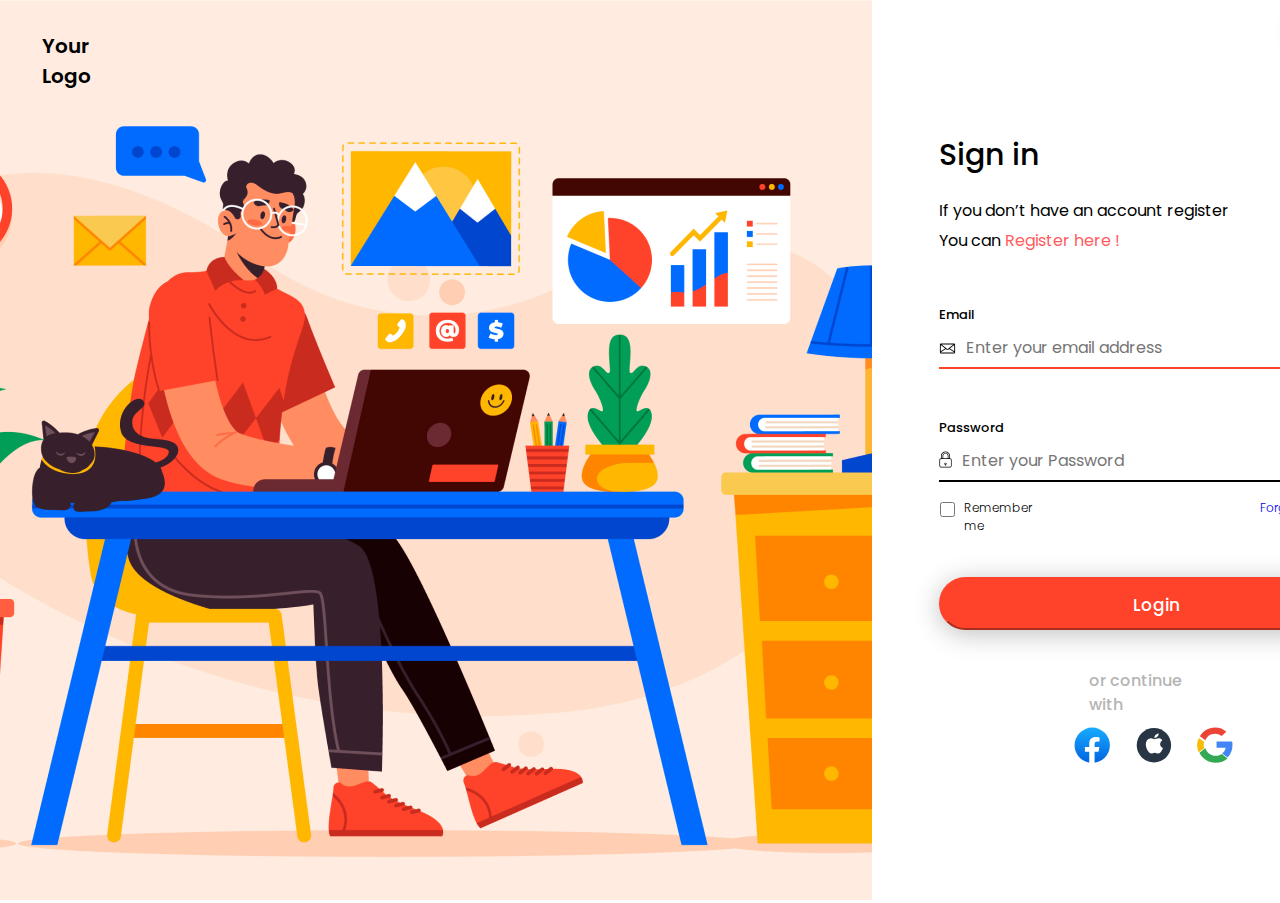
<file: index.html>
<!DOCTYPE html>
<html lang="en">

<head>
    <meta charset="UTF-8">
    <meta http-equiv="X-UA-Compatible" content="IE=edge">
    <meta name="viewport" content="width=device-width, initial-scale=1.0">
    <link rel="stylesheet" href="css/style.css">
    <link rel="preconnect" href="https://fonts.googleapis.com">
    <link rel="preconnect" href="https://fonts.gstatic.com" crossorigin>
    <link href="https://fonts.googleapis.com/css2?family=Poppins:wght@100;200;300;400;600&display=swap" rel="stylesheet">
    <title>Project</title>
</head>

<body>
    <div class="main">
        <h2 class="logo">Your Logo</h2>
        <img src="img/wall.png" alt="" class="background">
        <button type="button" class="darkMode" id="darkMode">
            <h2 class="darkOn">Light</h2>
            <img src="img/sunmode.png" alt="" class="light">
        </button>
        <h2 class="head-1">Sign in</h2>
        <p class="text-1">If you don’t have an account register</p>
        <p class="text-2">You can <a href="index2.html" class="reg"><strong>Register here !</strong></a></p>
        <h3 class="head-2">Email</h3>
        <img src="img/email.svg" alt="" class="email">
        <input type="email" placeholder="Enter your email address" class="text-3" />
        <div class="line-1"></div>
        <h3 class="head-3">Password</h3>
        <img src="img/pass-1.svg" alt="" class="pass-1">
        <img src="img/pass-2.svg" alt="" class="pass-2">
        <input type="password" placeholder="Enter your Password" class="text-4" />
        <img src="img/eyes-1.svg" alt="" class="eyes-1">
        <img src="img/eyes-2.svg" alt="" class="eyes-2">
        <div class="line-2"></div>
        <!---<div class="rectangle-1"></div>-->
        <input type="checkbox" class="rectangle-1">
        <p class="text-5">Remember me</p>
        <a href="#">
            <p class="text-6">Forgot Password ?</p>
        </a>

        <button type="button" id="rectangl" class="rectangle-2">
        <h2 class="log">Login</h2>
        </button>
        <div class="popup-bg">
            <div class="popup">
                <p class="text-popup">Congratulation You Registed!</p>
                <button class="popup-exit">
                    <img src="img/exit.png" class="popup-exit-img" alt="">
                </button>
            </div>
        </div>
        <p class="text-7">or continue with</p>
        <a href="https://ru-ru.facebook.com/" target="_blank"><img src="img/facebook-1.svg" alt="" class="ff-1">
            <img src="img/facebook-2.svg" alt="" class="ff-2"></a>
        <a href="https://www.apple.com/" target="_blank">
            <img src="img/apple-1.svg" alt="" class="app-1">
            <img src="img/apple -2.svg" alt="" class="app-2">
        </a>
        <a href="https://www.google.com/" target="_blank">
            <img src="img/gg-1.svg" alt="" class="gg-1">
            <img src="img/gg-2.svg" alt="" class="gg-2">
            <img src="img/gg-3.svg" alt="" class="gg-3">
            <img src="img/gg-4.svg" alt="" class="gg-4">
        </a>
    </div>
    <script src="scrypt/scrypt.js"></script>
</body>

</html>
</file>
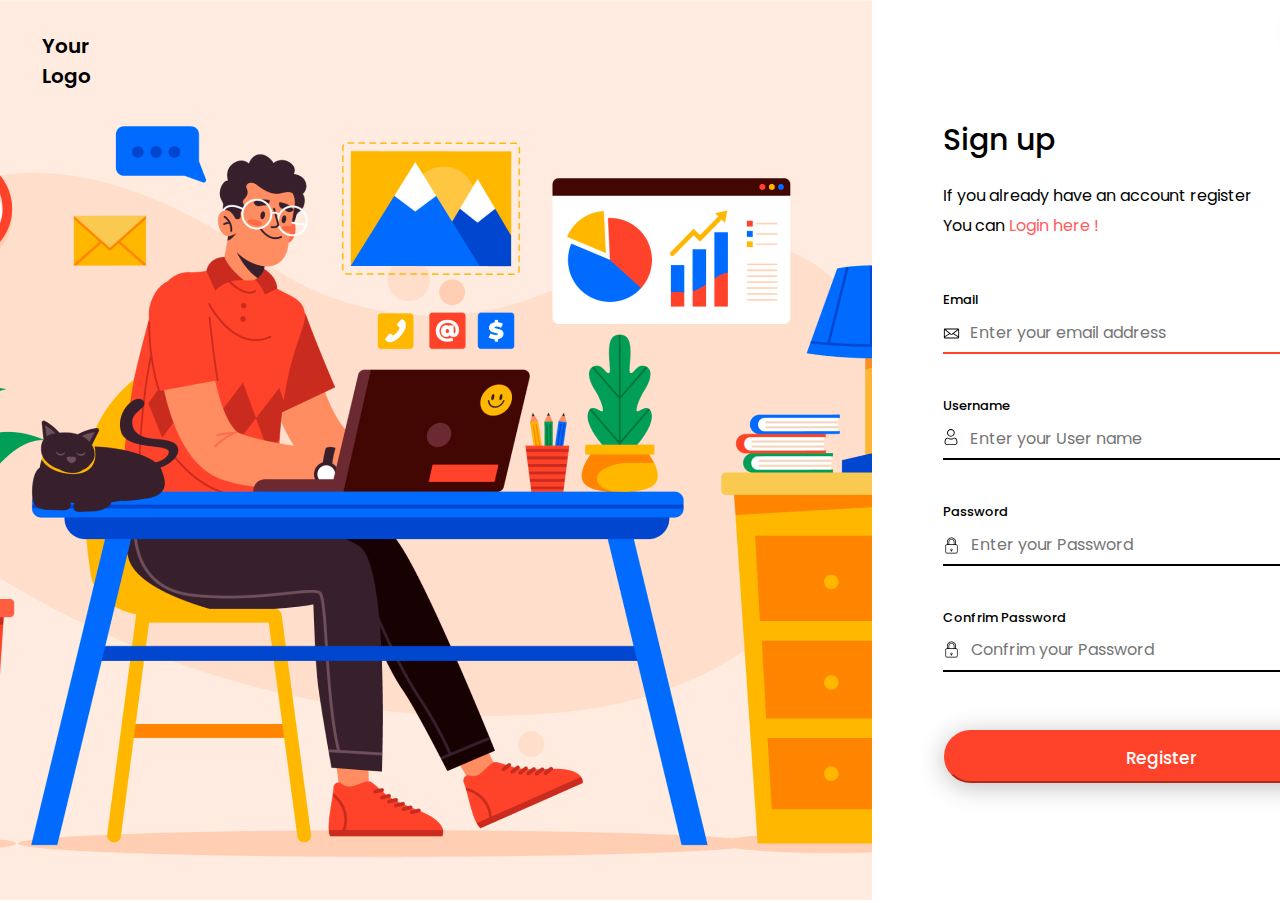
<file: index2.html>
<!DOCTYPE html>
<html lang="en">

<head>
    <meta charset="UTF-8">
    <meta http-equiv="X-UA-Compatible" content="IE=edge">
    <meta name="viewport" content="width=device-width, initial-scale=1.0">
    <link rel="stylesheet" href="css/style2.css">
    <link rel="preconnect" href="https://fonts.googleapis.com">
    <link rel="preconnect" href="https://fonts.gstatic.com" crossorigin>
    <link href="https://fonts.googleapis.com/css2?family=Poppins:wght@100;200;300;400;600&display=swap" rel="stylesheet">
    <title>Project</title>
</head>

<body>
    <div class="main">
        <h2 class="logo">Your Logo</h2>
        <img src="img/wall.png" alt="" class="background">
        <button type="button" class="darkMode2" id="darkMode">
            <h2 class="darkOn">Light</h2>
            <img src="img/sunmode.png" alt="" class="light">
        </button>
        <h2 class="head-1">Sign up</h2>
        <p class="text-1">If you already have an account register</p>
        <p class="text-2">You can <a href="index.html" class="log"><strong>Login here !</strong></a></p>
        <h3 class="head-2">Email</h3>
        <img src="img/email.svg" alt="" class="email">
        <input type="email" placeholder="Enter your email address" class="text-3" maxlength="50" />
        <div class="line-1"></div>
        <h3 class="head-3">Username</h3>
        <img src="img/user-1.svg" alt="" class="user-1">
        <img src="img/user-2.svg" alt="" class="user-2">
        <input type="text" placeholder="Enter your User name" class="text-4" maxlength="50" />
        <div class="line-2"></div>
        <h3 class="head-4">Password</h3>
        <img src="img/pass-1.svg" alt="" class="pass-1">
        <img src="img/pass-2.svg" alt="" class="pass-2">
        <input type="password" placeholder="Enter your Password" class="text-5" maxlength="50" />
        <img src="img/eyes-1.svg" alt="" class="eyes-1">
        <img src="img/eyes-2.svg" alt="" class="eyes-2">
        <div class="line-3"></div>
        <h3 class="head-5">Confrim Password</h3>
        <img src="img/pass-1.svg" alt="" class="pass-con-1">
        <img src="img/pass-2.svg" alt="" class="pass-con-2">
        <input type="password" placeholder="Confrim your Password" class="text-6" maxlength="50" />
        <img src="img/eyes-1.svg" alt="" class="eyes-con-1">
        <img src="img/eyes-2.svg" alt="" class="eyes-con-2">
        <div class="line-4"></div>
        <button class="rectangle">
        <h2 class="reg">Register</h2>
        <script src="scrypt/scrypt2.js"></script>
    </button>
    </div>
</body>

</html>
</file>
<file: css/style.css>
@import url(reset.css);
body {
    max-width: 1200px;
}

.main {
    position: absolute;
    width: 1720px;
    height: 900px;
}

.logo {
    position: absolute;
    width: 100px;
    height: 30px;
    left: 42px;
    top: 31px;
    font-family: Poppins;
    font-style: normal;
    font-weight: 600;
    font-size: 20px;
    line-height: 30px;
    color: #000000;
}

.background {
    position: static;
    width: 872px;
    height: 900px;
    top: 0px;
    left: 0px;
}

.darkMode {
    position: absolute;
    width: 90px;
    height: 40px;
    left: 1300px;
    top: 10px;
    background: #f8f8f8;
    box-shadow: 0px 4px 26px rgba(0, 0, 0, 0.25);
    border-radius: 32px;
    border-width: 2px;
    border-color: #545151;
}

.darkOn {
    position: absolute;
    top: 7px;
    left: 30px;
    font-family: Poppins;
    font-style: normal;
    font-weight: 500;
    font-size: 17px;
    line-height: 25px;
    color: black;
}

.light {
    position: absolute;
    width: 30px;
    height: 30px;
    top: 3px;
    left: 2px;
}

.head-1 {
    position: absolute;
    width: 130px;
    height: 45px;
    left: 939px;
    top: 132px;
    font-family: Poppins;
    font-style: normal;
    font-weight: 500;
    font-size: 30px;
    line-height: 45px;
}

.text-1 {
    position: absolute;
    top: 199px;
    left: 939px;
    font-family: Poppins;
    font-style: normal;
    font-weight: normal;
    font-size: 16px;
    line-height: 24px;
}

.text-2 {
    position: absolute;
    width: 308px;
    height: 24px;
    left: 939px;
    top: 229px;
    font-family: Poppins;
    font-style: normal;
    font-weight: normal;
    font-size: 16px;
    line-height: 24px;
}

.reg {
    text-decoration: none;
    color: #ff5d5e;
}

.head-2 {
    position: absolute;
    left: 939px;
    top: 305px;
    font-family: Poppins;
    font-style: normal;
    font-weight: 500;
    font-size: 13px;
    line-height: 19px;
}

.email {
    position: absolute;
    width: 17px;
    height: 11.65px;
    top: 342.68px;
    left: 939px;
}

.text-3 {
    position: absolute;
    left: 966px;
    top: 336px;
    font-family: Poppins;
    font-style: normal;
    font-weight: normal;
    font-size: 16px;
    line-height: 24px;
    padding: 0px 0px;
    border-width: 0px;
    border-style: none;
}

.line-1 {
    position: absolute;
    width: 429px;
    height: 2px;
    left: 939px;
    top: 367px;
    background: #FF432A;
}

.head-3 {
    position: absolute;
    left: 939px;
    top: 418px;
    font-family: Poppins;
    font-style: normal;
    font-weight: 500;
    font-size: 13px;
    line-height: 19px;
}

.pass-1 {
    position: absolute;
    width: 12.26px;
    height: 17px;
    top: 451px;
    left: 939.37px;
}

.pass-2 {
    position: absolute;
    width: 2.6px;
    height: 3.92px;
    top: 461.95px;
    left: 944.2px;
}

.text-4 {
    position: absolute;
    left: 962px;
    top: 449px;
    font-family: Poppins;
    font-style: normal;
    font-weight: normal;
    font-size: 16px;
    line-height: 24px;
    padding: 0px 0px;
    border-width: 0px;
    border-style: none;
}

.eyes-1 {
    position: absolute;
    width: 12.72px;
    height: 12.09px;
    top: 457.96px;
    left: 1354px;
}

.eyes-2 {
    position: absolute;
    width: 9.54px;
    height: 7.79px;
    top: 458.91px;
    left: 1358.46px;
}

.line-2 {
    position: absolute;
    width: 429px;
    height: 2px;
    left: 939px;
    top: 480px;
    background: #000000;
}

.rectangle-1 {
    position: absolute;
    width: 15px;
    height: 15px;
    top: 499px;
    left: 936px;
    background: #fff;
    border: 1px solid #000000;
    box-sizing: border-box;
}

.text-5 {
    position: absolute;
    width: 90px;
    height: 18px;
    left: 964px;
    top: 499px;
    font-family: Poppins;
    font-style: normal;
    font-weight: 300;
    font-size: 12px;
    line-height: 18px;
}

.text-6 {
    position: absolute;
    width: 120px;
    height: 18px;
    left: 1260px;
    top: 499px;
    font-family: Poppins;
    font-style: normal;
    font-weight: 300;
    font-size: 12px;
    line-height: 18px;
}

.rectangle-2 {
    position: absolute;
    width: 429px;
    height: 53px;
    left: 939px;
    top: 577px;
    background: #FF432A;
    box-shadow: 0px 4px 26px rgba(0, 0, 0, 0.25);
    border-radius: 32px;
    border-width: 2px;
    border-color: #FF432A;
}

.log {
    position: absolute;
    top: 14px;
    left: 192px;
    font-family: Poppins;
    font-style: normal;
    font-weight: 500;
    font-size: 17px;
    line-height: 25px;
    color: #FFFFFF;
}

.text-7 {
    position: absolute;
    width: 130px;
    height: 24px;
    left: 1089px;
    top: 669px;
    font-family: Poppins;
    font-style: normal;
    font-weight: 500;
    font-size: 16px;
    line-height: 24px;
    color: #B5B5B5;
}

.ff-1 {
    position: absolute;
    width: 36.28px;
    height: 36.28px;
    top: 726.59px;
    left: 1073.59px;
}

.ff-2 {
    position: absolute;
    width: 15.55px;
    height: 28.5px;
    top: 736.02px;
    left: 1083.96px;
}

.app-1 {
    position: absolute;
    width: 36.28px;
    height: 36.28px;
    top: 726.59px;
    left: 1135.78px;
}

.app-2 {
    position: absolute;
    width: 18.14px;
    height: 20.73px;
    top: 733.07px;
    left: 1144.85px;
}

.gg-1 {
    position: absolute;
    width: 28.91px;
    height: 14.55px;
    top: 726.59px;
    left: 1199.11px;
}

.gg-2 {
    position: absolute;
    width: 7.98px;
    height: 16.37px;
    top: 736.5px;
    left: 1197.14px;
}

.gg-3 {
    position: absolute;
    width: 28.79px;
    height: 14.55px;
    top: 748.32px;
    left: 1199.11px;
}

.gg-4 {
    position: absolute;
    width: 17.77px;
    height: 17.05px;
    top: 741.42px;
    left: 1215.64px;
}

.popup-bg {
    display: none;
    position: fixed;
    width: 100%;
    height: 100%;
    top: 0%;
    left: 0%;
    background: rgba(0, 0, 0, 0.8);
}

.popup {
    position: absolute;
    top: 50%;
    left: 50%;
    width: 600px;
    background: #f8f8f8;
    transform: translate(-50%, -50%);
    padding: 30px;
}

.popup-exit {
    position: absolute;
    top: 0%;
    left: 96.5%;
}

.text-popup {
    position: absolute;
    width: 300px;
    height: 20px;
    text-align: center;
    font-family: Poppins;
    font-style: normal;
    font-weight: 300;
    font-size: 17px;
    line-height: 18px;
    color: #000000;
}

.popup-exit-img {
    position: relative;
    width: 7px;
    height: 7px;
}

@media(max-width:500px) {
    .main {
        position: absolute;
        width: 375px;
        height: 876px;
    }
    .logo {
        position: absolute;
        width: 90px;
        height: 27px;
        left: 26px;
        top: 18px;
        font-family: Poppins;
        font-style: normal;
        font-weight: 600;
        font-size: 18px;
        line-height: 27px;
    }
    .head-1 {
        position: absolute;
        width: 128px;
        height: 45px;
        left: 28px;
        top: 102px;
        font-family: Poppins;
        font-style: normal;
        font-weight: 500;
        font-size: 30px;
        line-height: 45px;
    }
    .text-1 {
        position: absolute;
        width: 315.52px;
        height: 24px;
        left: 28.48px;
        top: 169px;
        font-family: Poppins;
        font-style: normal;
        font-weight: normal;
        font-size: 16px;
        line-height: 24px;
    }
    .background {
        width: 0px;
        height: 0px;
    }
    .text-2 {
        position: absolute;
        width: 315.52px;
        height: 24px;
        left: 28.48px;
        top: 199px;
        font-family: Poppins;
        font-style: normal;
        font-weight: normal;
        font-size: 16px;
        line-height: 24px;
    }
    .head-2 {
        position: absolute;
        left: 28.48px;
        top: 275px;
        font-family: Poppins;
        font-style: normal;
        font-weight: 500;
        font-size: 13px;
        line-height: 19px;
    }
    .text-3 {
        position: absolute;
        top: 306px;
        left: 48.53px;
        font-family: Poppins;
        font-style: normal;
        font-weight: normal;
        font-size: 16px;
        line-height: 24px;
        padding: 0px 0px;
        border-width: 0px;
        border-style: none;
    }
    .email {
        position: absolute;
        width: 12.62px;
        height: 11.65px;
        top: 312.68px;
        left: 28.48px;
    }
    .line-1 {
        position: absolute;
        width: 318.52px;
        height: 2px;
        left: 28.48px;
        top: 337px;
        background: #FF432A;
    }
    .head-3 {
        position: absolute;
        width: 65px;
        height: 20px;
        left: 28px;
        top: 388px;
        font-family: Poppins;
        font-style: normal;
        font-weight: 500;
        font-size: 13px;
        line-height: 19px;
    }
    .pass-1 {
        position: absolute;
        width: 13.2px;
        height: 17px;
        left: 29.55px;
        top: 421px;
    }
    .pass-2 {
        position: absolute;
        top: 431.95px;
        left: 34.75px;
        width: 2.8px;
        height: 3.92px;
    }
    .text-4 {
        position: absolute;
        width: 141.08px;
        height: 20px;
        left: 53.92px;
        top: 420px;
        font-family: Poppins;
        font-style: normal;
        font-weight: normal;
        font-size: 13px;
        line-height: 19px;
        padding: 0px 0px;
        border-width: 0px;
        border-style: none;
    }
    .eyes-1 {
        position: absolute;
        height: 12.09px;
        width: 11.82px;
        top: 427.96px;
        left: 338.14px;
    }
    .eyes-2 {
        position: absolute;
        height: 7.79px;
        width: 8.86px;
        top: 428.91px;
        left: 338.14px;
    }
    .line-2 {
        position: absolute;
        width: 318.52px;
        height: 2px;
        top: 450px;
        left: 28.48px;
    }
    .rectangle-1 {
        position: absolute;
        width: 15px;
        height: 12px;
        left: 29px;
        top: 472px;
        background: #FFFFFF;
        border: 1px solid #000000;
        box-sizing: border-box;
    }
    .text-5 {
        position: absolute;
        width: 106px;
        height: 18px;
        left: 50px;
        top: 469px;
        font-family: Poppins;
        font-style: normal;
        font-weight: 300;
        font-size: 12px;
        line-height: 18px;
    }
    .text-6 {
        position: absolute;
        width: 108px;
        height: 18px;
        left: 239px;
        top: 469px;
        font-family: Poppins;
        font-style: normal;
        font-weight: 300;
        font-size: 12px;
        line-height: 18px;
        color: #4D4D4D;
    }
    .rectangle-2 {
        position: absolute;
        width: 318.52px;
        height: 53px;
        left: 28.48px;
        top: 547px;
        background: #FF432A;
        box-shadow: 0px 4px 26px rgba(0, 0, 0, 0.25);
        border-radius: 32px;
    }
    .log {
        position: absolute;
        top: 14px;
        left: 133.52px;
        font-family: Poppins;
        font-style: normal;
        font-weight: 500;
        font-size: 17px;
        line-height: 25px;
        color: #FFFFFF;
    }
    .text-7 {
        position: absolute;
        width: 134px;
        height: 24px;
        left: 122px;
        top: 642px;
        font-family: Poppins;
        font-style: normal;
        font-weight: 500;
        font-size: 16px;
        line-height: 24px;
        color: #B5B5B5;
    }
    .ff-1 {
        position: absolute;
        width: 29.68px;
        height: 29.86px;
        top: 693.13px;
        left: 123.12px;
    }
    .ff-2 {
        position: absolute;
        width: 12.72px;
        height: 23.46px;
        top: 700.9px;
        left: 131.6px;
    }
    .app-1 {
        position: absolute;
        width: 29.68px;
        height: 29.86px;
        left: 174px;
        top: 693.13px;
    }
    .app-2 {
        position: absolute;
        width: 14.84px;
        height: 17.06px;
        top: 698.46px;
        left: 181.42px;
    }
    .gg-1 {
        position: absolute;
        width: 23.66px;
        height: 11.98px;
        top: 693.13px;
        left: 225.81px;
    }
    .gg-2 {
        position: absolute;
        height: 13.48px;
        width: 6.53px;
        top: 701.29px;
        left: 224.2px;
    }
    .gg-3 {
        position: absolute;
        width: 23.55px;
        height: 11.98px;
        top: 711.02px;
        left: 225.81px;
    }
    .gg-4 {
        position: absolute;
        width: 14.54px;
        height: 14.03px;
        top: 705.34px;
        left: 239.34px;
    }
    .darkMode {
        position: absolute;
        width: 90px;
        height: 40px;
        left: 240px;
        top: 10px;
        background: #f8f8f8;
        box-shadow: 0px 4px 26px rgba(0, 0, 0, 0.25);
        border-radius: 32px;
        border-width: 2px;
        border-color: #545151;
    }
    .darkOn {
        position: absolute;
        top: 7px;
        left: 30px;
        font-family: Poppins;
        font-style: normal;
        font-weight: 500;
        font-size: 17px;
        line-height: 25px;
        color: black;
    }
    .light {
        position: absolute;
        width: 30px;
        height: 30px;
        top: 3px;
        left: 2px;
    }
}
</file>
<file: css/style2.css>
@import url(reset.css);
.main {
    position: absolute;
    width: 1720px;
    height: 900px;
}

.logo {
    position: absolute;
    width: 100px;
    height: 30px;
    left: 42px;
    top: 31px;
    font-family: Poppins;
    font-style: normal;
    font-weight: 600;
    font-size: 20px;
    line-height: 30px;
    color: #000000;
}

.background {
    position: static;
    width: 872px;
    height: 900px;
    top: 0px;
    left: 0px;
}

.darkMode2 {
    position: absolute;
    width: 90px;
    height: 40px;
    left: 1300px;
    top: 10px;
    background: #f8f8f8;
    box-shadow: 0px 4px 26px rgba(0, 0, 0, 0.25);
    border-radius: 32px;
    border-width: 2px;
    border-color: #545151;
}

.darkOn {
    position: absolute;
    top: 7px;
    left: 30px;
    font-family: Poppins;
    font-style: normal;
    font-weight: 500;
    font-size: 17px;
    line-height: 25px;
    color: black;
}

.light {
    position: absolute;
    width: 30px;
    height: 30px;
    top: 3px;
    left: 2px;
}

.head-1 {
    position: absolute;
    width: 112px;
    height: 45px;
    left: 943px;
    top: 117px;
    font-family: Poppins;
    font-style: normal;
    font-weight: 500;
    font-size: 30px;
    line-height: 45px;
}

.text-1 {
    position: absolute;
    top: 184px;
    left: 943px;
    font-family: Poppins;
    font-style: normal;
    font-weight: normal;
    font-size: 16px;
    line-height: 24px;
}

.text-2 {
    position: absolute;
    width: 308px;
    height: 24px;
    left: 943px;
    top: 214px;
    font-family: Poppins;
    font-style: normal;
    font-weight: normal;
    font-size: 16px;
    line-height: 24px;
}

.log {
    text-decoration: none;
    color: #ff5d5e;
}

.head-2 {
    position: absolute;
    left: 943px;
    top: 290px;
    font-family: Poppins;
    font-style: normal;
    font-weight: 500;
    font-size: 13px;
    line-height: 19px;
}

.email {
    position: absolute;
    width: 17px;
    height: 11.65px;
    top: 327.68px;
    left: 943px;
}

.text-3 {
    position: absolute;
    left: 970px;
    top: 321px;
    font-family: Poppins;
    font-style: normal;
    font-weight: normal;
    font-size: 16px;
    line-height: 24px;
    padding: 0px 0px;
    border-width: 0px;
    border-style: none;
}

.line-1 {
    position: absolute;
    width: 429px;
    height: 2px;
    left: 943px;
    top: 352px;
    background: #FF432A;
}

.head-3 {
    position: absolute;
    left: 943px;
    top: 396px;
    font-family: Poppins;
    font-style: normal;
    font-weight: 500;
    font-size: 13px;
    line-height: 19px;
}

.user-1 {
    position: absolute;
    width: 13.35px;
    height: 8.27px;
    top: 436.73px;
    left: 944.31px;
}

.user-2 {
    position: absolute;
    width: 7.71px;
    height: 7.71px;
    top: 429px;
    left: 947.03px;
}

.text-4 {
    position: absolute;
    left: 970px;
    top: 427px;
    font-family: Poppins;
    font-style: normal;
    font-weight: normal;
    font-size: 16px;
    line-height: 24px;
    padding: 0px 0px;
    border-width: 0px;
    border-style: none;
}

.line-2 {
    position: absolute;
    width: 429px;
    height: 2px;
    left: 943px;
    top: 458px;
    background: #000000;
}

.head-4 {
    position: absolute;
    left: 943px;
    top: 502px;
    font-family: Poppins;
    font-style: normal;
    font-weight: 500;
    font-size: 13px;
    line-height: 19px;
}

.pass-1 {
    position: absolute;
    width: 12.26px;
    height: 17px;
    top: 537px;
    left: 945.37px;
}

.pass-2 {
    position: absolute;
    width: 2.6px;
    height: 3.92px;
    top: 547.95px;
    left: 950.2px;
}

.text-5 {
    position: absolute;
    left: 971px;
    top: 533px;
    font-family: Poppins;
    font-style: normal;
    font-weight: normal;
    font-size: 16px;
    line-height: 24px;
    padding: 0px 0px;
    border-width: 0px;
    border-style: none;
}

.eyes-1 {
    position: absolute;
    width: 12.72px;
    height: 12.09px;
    top: 541.96px;
    left: 1359px;
}

.eyes-2 {
    position: absolute;
    width: 9.54px;
    height: 7.79px;
    top: 542.91px;
    left: 1363.46px;
}

.line-3 {
    position: absolute;
    width: 429px;
    height: 2px;
    left: 943px;
    top: 564px;
    background: #000000;
}

.head-5 {
    position: absolute;
    left: 943px;
    top: 608px;
    font-family: Poppins;
    font-style: normal;
    font-weight: 500;
    font-size: 13px;
    line-height: 19px;
}

.pass-con-1 {
    position: absolute;
    width: 12.26px;
    height: 17px;
    top: 641px;
    left: 945.37px;
}

.pass-con-2 {
    position: absolute;
    width: 2.6px;
    height: 3.92px;
    top: 651.95px;
    left: 950.2px;
}

.text-6 {
    position: absolute;
    left: 971px;
    top: 638px;
    font-family: Poppins;
    font-style: normal;
    font-weight: normal;
    font-size: 16px;
    line-height: 24px;
    padding: 0px 0px;
    border-width: 0px;
    border-style: none;
}

.eyes-con-1 {
    position: absolute;
    width: 12.72px;
    height: 12.09px;
    top: 647.96px;
    left: 1359px;
}

.eyes-con-2 {
    position: absolute;
    width: 9.54px;
    height: 7.79px;
    top: 648.91px;
    left: 1363.46px;
}

.line-4 {
    position: absolute;
    width: 429px;
    height: 2px;
    left: 943px;
    top: 670px;
    background: #000000;
}

.rectangle {
    position: absolute;
    width: 429px;
    height: 53px;
    left: 944px;
    top: 730px;
    background: #FF432A;
    box-shadow: 0px 4px 26px rgba(0, 0, 0, 0.25);
    border-radius: 32px;
    border-width: 2px;
    border-color: #FF432A;
}

.reg {
    position: absolute;
    top: 14px;
    left: 180px;
    font-family: Poppins;
    font-style: normal;
    font-weight: 500;
    font-size: 17px;
    line-height: 25px;
    color: #FFFFFF;
}

@media(max-width:400px) {
    .main {
        position: absolute;
        width: 375px;
        height: 876px;
    }
    .logo {
        position: absolute;
        width: 90px;
        height: 27px;
        left: 26px;
        top: 18px;
        font-family: Poppins;
        font-style: normal;
        font-weight: 600;
        font-size: 18px;
        line-height: 27px;
    }
    .head-1 {
        position: absolute;
        width: 115.04px;
        height: 45px;
        left: 26px;
        top: 100px;
        font-family: Poppins;
        font-style: normal;
        font-weight: 500;
        font-size: 30px;
        line-height: 45px;
    }
    .text-1 {
        position: absolute;
        width: 341px;
        height: 24px;
        left: 26px;
        top: 167px;
        font-family: Poppins;
        font-style: normal;
        font-weight: normal;
        font-size: 16px;
        line-height: 24px;
    }
    .background {
        width: 0px;
        height: 0px;
    }
    .text-2 {
        position: absolute;
        width: 316.35px;
        height: 24px;
        left: 26px;
        top: 197px;
        font-family: Poppins;
        font-style: normal;
        font-weight: normal;
        font-size: 16px;
        line-height: 24px;
    }
    .head-2 {
        position: absolute;
        left: 26px;
        top: 273px;
        font-family: Poppins;
        font-style: normal;
        font-weight: 500;
        font-size: 13px;
        line-height: 19px;
    }
    .email {
        position: absolute;
        width: 12.65px;
        height: 11.65px;
        top: 310.68px;
        left: 26px;
    }
    .text-3 {
        position: absolute;
        left: 46.09px;
        top: 304px;
        font-family: Poppins;
        font-style: normal;
        font-weight: normal;
        font-size: 16px;
        line-height: 24px;
        padding: 0px 0px;
        border-width: 0px;
        border-style: none;
    }
    .line-1 {
        position: absolute;
        width: 319.26px;
        height: 2px;
        left: 26px;
        top: 335px;
        background: #FF432A;
    }
    .head-3 {
        position: absolute;
        left: 26px;
        top: 379px;
        font-family: Poppins;
        font-style: normal;
        font-weight: 500;
        font-size: 13px;
        line-height: 19px;
    }
    .user-1 {
        position: absolute;
        height: 8.27px;
        width: 14.18px;
        left: 27.39px;
        top: 419.73px;
    }
    .user-2 {
        position: absolute;
        width: 8.19px;
        height: 7.71px;
        top: 412px;
        left: 30.28px;
    }
    .text-4 {
        position: absolute;
        left: 46.09px;
        top: 410px;
        font-family: Poppins;
        font-style: normal;
        font-weight: normal;
        font-size: 16px;
        line-height: 24px;
        padding: 0px 0px;
        border-width: 0px;
        border-style: none;
    }
    .line-2 {
        position: absolute;
        width: 319.26px;
        height: 2px;
        left: 26px;
        top: 441px;
        background: #000000;
    }
    .head-4 {
        position: absolute;
        width: 89px;
        height: 20px;
        left: 27px;
        top: 485px;
        font-family: Poppins;
        font-style: normal;
        font-weight: 500;
        font-size: 13px;
        line-height: 19px;
    }
    .pass-1 {
        position: absolute;
        width: 12.8px;
        height: 17px;
        left: 28.48px;
        top: 519px;
    }
    .pass-2 {
        position: absolute;
        top: 529.95px;
        left: 33.51px;
        width: 2.71px;
        height: 3.92px;
    }
    .eyes-1 {
        position: absolute;
        width: 13.63px;
        height: 12.09px;
        top: 524.96px;
        left: 331px;
    }
    .eyes-2 {
        position: absolute;
        width: 10.22px;
        height: 7.79px;
        top: 525.91px;
        left: 335.78px;
    }
    .text-5 {
        position: absolute;
        left: 55.23px;
        top: 517px;
        font-family: Poppins;
        font-style: normal;
        font-weight: normal;
        font-size: 16px;
        line-height: 24px;
        padding: 0px 0px;
        border-width: 0px;
        border-style: none;
    }
    .line-3 {
        position: absolute;
        width: 319.26px;
        height: 2px;
        left: 26.74px;
        top: 547px;
        background: #000000;
    }
    .head-5 {
        position: absolute;
        width: 120px;
        height: 20px;
        left: 27px;
        top: 591px;
        font-family: Poppins;
        font-style: normal;
        font-weight: 500;
        font-size: 13px;
        line-height: 19px;
    }
    .pass-con-1 {
        position: absolute;
        width: 12.8px;
        height: 17px;
        left: 28.48px;
        top: 625px;
    }
    .pass-con-2 {
        position: absolute;
        top: 635.95px;
        left: 33.51px;
        width: 2.71px;
        height: 3.92px;
    }
    .eyes-con-1 {
        position: absolute;
        width: 13.63px;
        height: 12.09px;
        top: 630.96px;
        left: 331px;
    }
    .eyes-con-2 {
        position: absolute;
        width: 10.22px;
        height: 7.79px;
        top: 631.91px;
        left: 335.78px;
    }
    .text-6 {
        position: absolute;
        left: 55.31px;
        top: 624px;
        font-family: Poppins;
        font-style: normal;
        font-weight: normal;
        font-size: 16px;
        line-height: 24px;
        padding: 0px 0px;
        border-width: 0px;
        border-style: none;
    }
    .line-4 {
        position: absolute;
        width: 319.26px;
        height: 2px;
        left: 26.74px;
        top: 653px;
        background: #000000;
    }
    .rectangle {
        position: absolute;
        width: 319.26px;
        height: 53px;
        left: 26.74px;
        top: 713px;
        background: #FF432A;
        box-shadow: 0px 4px 26px rgba(0, 0, 0, 0.25);
        border-radius: 32px;
    }
    .reg {
        position: absolute;
        top: 14px;
        left: 124.26px;
        font-family: Poppins;
        font-style: normal;
        font-weight: 500;
        font-size: 17px;
        line-height: 25px;
        color: #FFFFFF;
    }
    .darkMode2 {
        position: absolute;
        width: 90px;
        height: 40px;
        left: 240px;
        top: 10px;
        background: #f8f8f8;
        box-shadow: 0px 4px 26px rgba(0, 0, 0, 0.25);
        border-radius: 32px;
        border-width: 2px;
        border-color: #545151;
    }
    .darkOn {
        position: absolute;
        top: 7px;
        left: 30px;
        font-family: Poppins;
        font-style: normal;
        font-weight: 500;
        font-size: 17px;
        line-height: 25px;
        color: black;
    }
    .light {
        position: absolute;
        width: 30px;
        height: 30px;
        top: 3px;
        left: 2px;
    }
}
</file>
